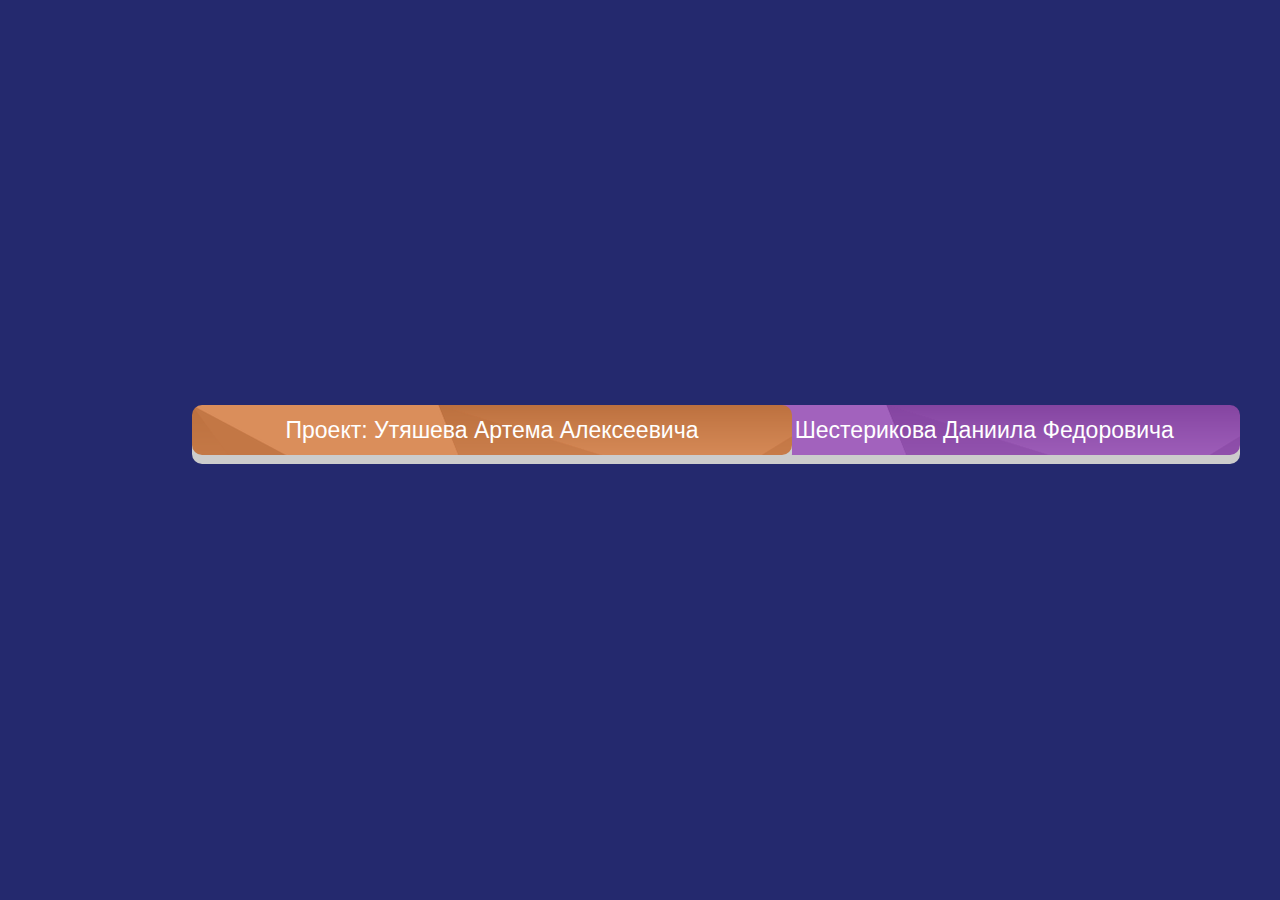
<file: index.html>
<!DOCTYPE html>
<html lang="en">
<head>
  <meta charset="UTF-8">
  <meta name="viewport" content="width=device-width, initial-scale=1.0">
  <title>День - Ночь</title>
</head>

  <link rel="stylesheet" href="main.css">
  <link rel="icon" href="x-icon.png" type="image/x-icon">
  <link rel="stylesheet" href="style.css">

<body>
    <div class="context">
    </div>


<div class="area" >
            <ul class="circles">
                    <li></li>
                    <li></li>
                    <li></li>
                    <li></li>
                    <li></li>
                    <li></li>
                    <li></li>
                    <li></li>
                    <li></li>
                    <li></li>
                    <li></li>
            </ul>
    </div >
    <div class="main_container">  
        <div class="main_button_1"> 
            <a class="main_button_1" href="danilkla-index.html">
                <button class="butt_1" href="#">Проект: Шестерикова Даниила Федоровича</button>
            </a>
        </div> 
        <div class="main_button_2">
            <a class=main_button_2 href="artemka-index.html">
                <button class="butt_2" href="#">Проект: Утяшева Артема Алексеевича</button>
            </a>
        </div>
    </div>
</body>
</html>
</file>
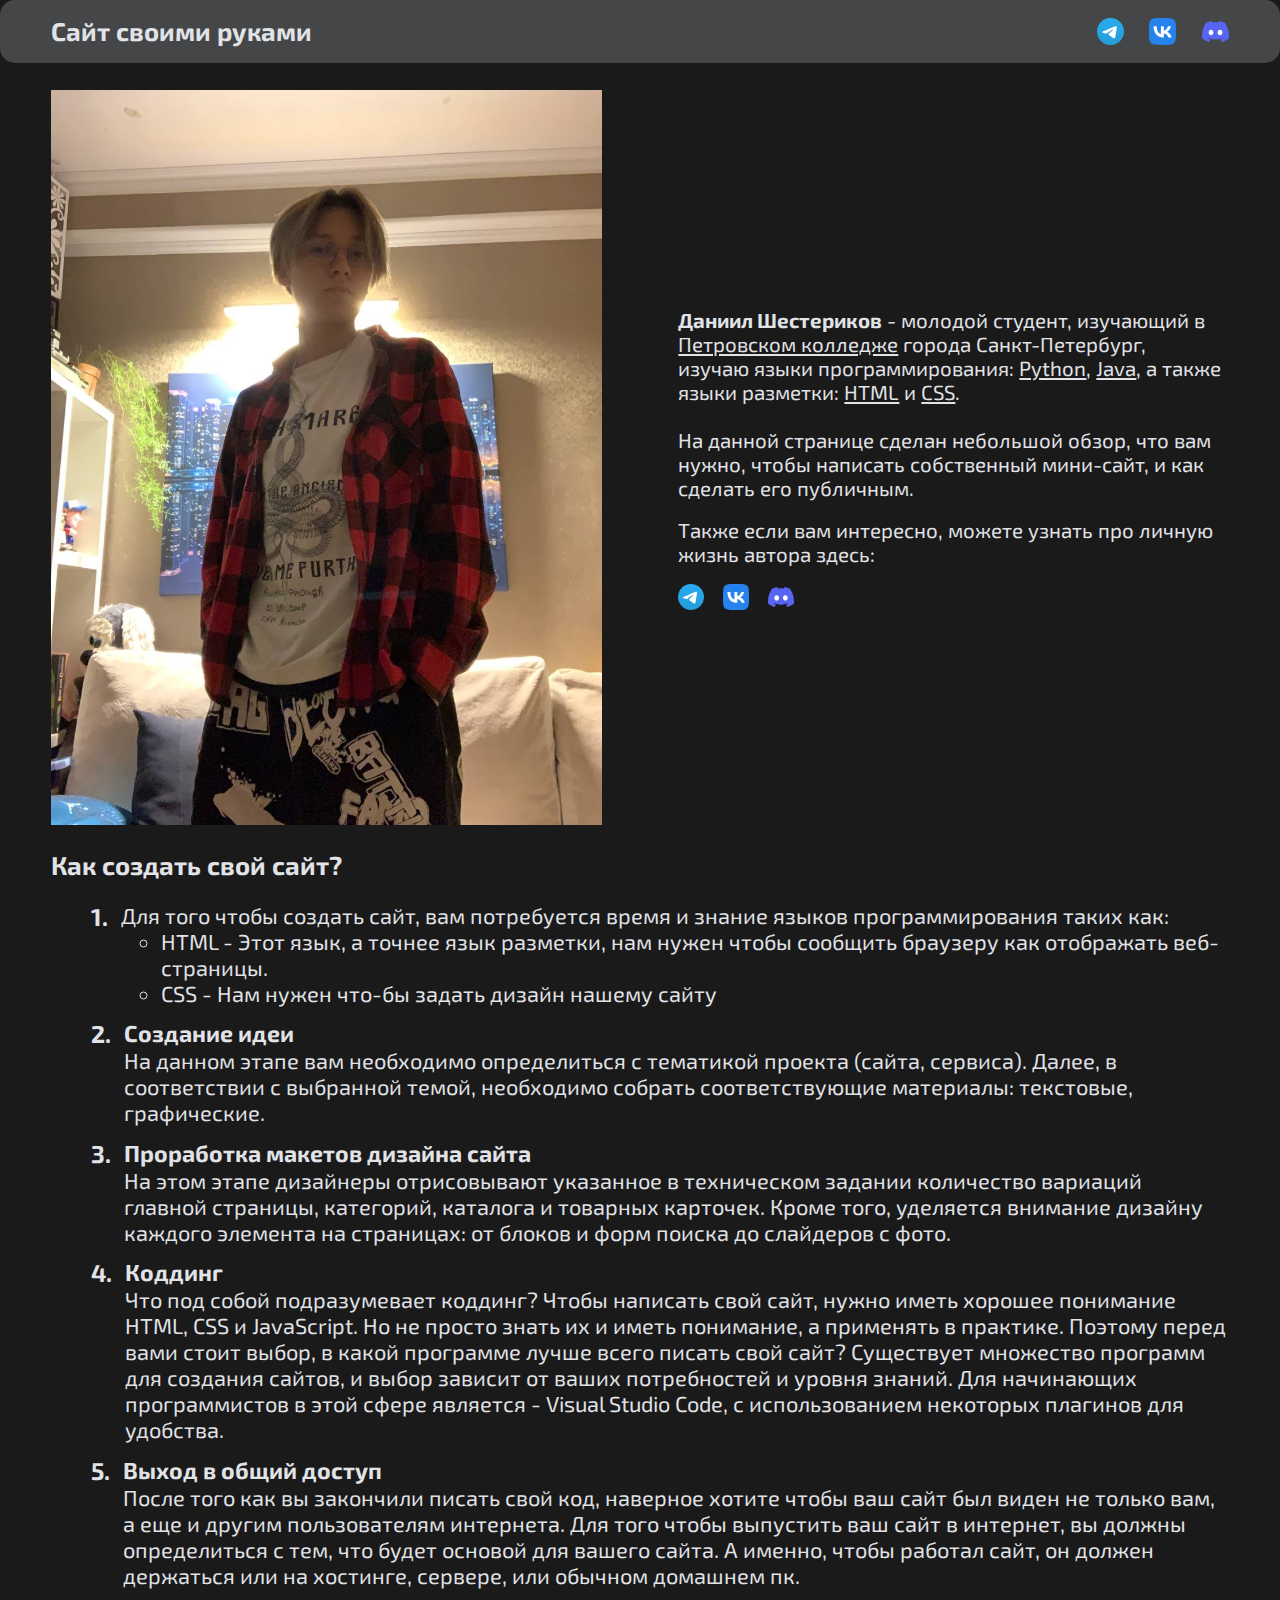
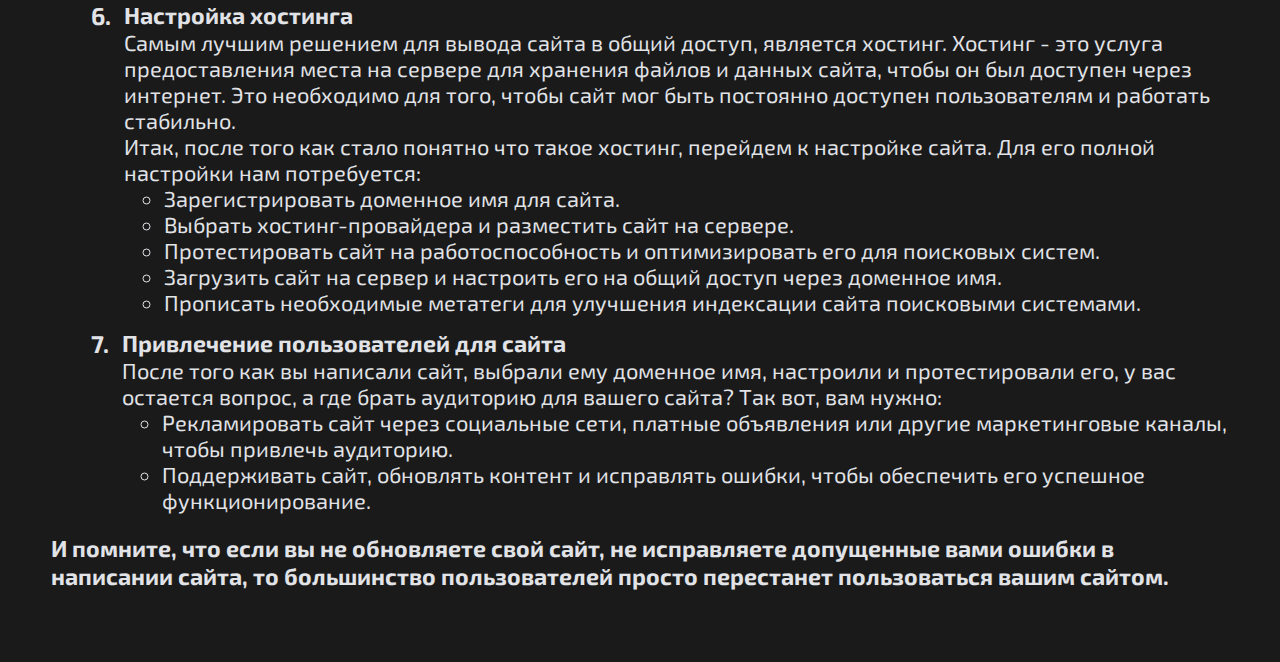
<file: danila/index.html>
<!DOCTYPE html>
<html lang="en">
<head>
    
    <title>Сайт своими руками</title>
    <meta charset="UTF-8">
    <meta http-equiv="X-UA-Compatible" content="IE=edge">
    <meta name="viewport" content="width=device-width, initial-scale=1.0">
    <link rel="stylesheet" href="css/main.css">
    <link rel="stylesheet" href="css/adaptive.css">
    <link rel="icon" href="/img/x-icon.png" type="image/x-icon">
    <!-- <script src="https://ajax.googleapis.com/ajax/libs/jquery/3.6.4/jquery.min.js"></script> -->


</head>
<body>
    <div class="main-cont">
        <div class="header_cont">
            <header>
                <h1 class="title_header">Сайт своими руками</h1>
                <div class="header__socials_icns_container">
                    <a href="https://t.me/mirox1n">
                        <img src="img/icn__about_me_icn__tg.svg" alt="">
                    </a>
                    <a href="https://vk.com/shesterikovdaniil_officially">
                        <img src="img/icn__about_me_icn__vk.svg" alt="">
                    </a>
                    <a href="https://discordapp.com/users/700211477856124949">
                        <img src="img/icn__about_me_icn__ds.svg" alt="">
                    </a>
                </div>
            </header>
        </div>
        <section class="section content_abot_me">
            <div class="content_abot_me__img_cont">
                <img src="img/main_cont__omg_abot_me.jpg" alt="">
            </div>
            <div class="content_abot_me__txt_main">
                <span class="main_text"><b>Даниил Шестериков</b> - молодой студент, изучающий в <a href="http://www.petrocollege.ru" target="_blank">Петровском колледже</a> города Санкт-Петербург,<br>
                    изучаю языки программирования: 
                    <a href="https://www.python.org" target="_blank">Python</a>, <a href="https://www.java.com" target="_blank">Java</a>, а также языки разметки: <a href="https://www.w3.org/html/" target="_blank">HTML</a> и <a href="https://www.w3.org/Style/CSS" target="_blank">CSS</a>.<br><br>
                    На данной странице сделан небольшой обзор, что вам нужно, чтобы написать собственный мини-сайт, и как сделать его публичным.
                </span>
                <div class="contacts_container">
                    <span>Также если вам интересно, можете узнать про личную жизнь автора здесь:</span>
                    <div class="contacts_container__container_contscts_icn_hrefs">
                        <a href="https://t.me/mirox1n">
                            <img src="img/icn__about_me_icn__tg.svg" alt="">
                        </a>
                        <a href="https://vk.com/shesterikovdaniil_officially">
                            <img src="img/icn__about_me_icn__vk.svg" alt="">
                        </a>
                        <a href="https://discordapp.com/users/700211477856124949">
                            <img src="img/icn__about_me_icn__ds.svg" alt="">
                        </a>
                    </div>
                </div>
            </div>
        </section>

        <section class="section how_do_page_site">
            <h2 class="title">Как создать свой сайт?</h2>
            <ul>
                <li>
                    <span class="list_number">1.</span>
                    <div class="list_content">
                        Для того чтобы создать сайт, вам потребуется время и знание языков программирования таких как:
                        <ul>
                            <li>HTML - Этот язык, а точнее язык разметки, нам нужен чтобы сообщить браузеру как отображать веб-страницы.</li>
                            <li>CSS - Нам нужен что-бы задать дизайн нашему сайту</li>
                        </ul>
                    </div>
                </li>
                <li>
                    <span class="list_number">2.</span>
                    <div class="list_content">
                        <span class="list_title">Создание идеи</span>
                        На данном этапе вам необходимо определиться с тематикой проекта (сайта, сервиса). Далее, в соответствии с выбранной темой, необходимо собрать соответствующие материалы: текстовые, графические.
                    </div>
                </li>
                <li>
                    <span class="list_number">3.</span>
                    <div class="list_content">
                        <span class="list_title">Проработка макетов дизайна сайта</span>
                        На этом этапе дизайнеры отрисовывают указанное в техническом задании количество вариаций главной страницы, категорий, каталога и товарных карточек. Кроме того, уделяется внимание дизайну каждого элемента на страницах: от блоков и форм поиска до слайдеров с фото.
                    </div>
                </li>
                <li>
                    <span class="list_number">4.</span>
                    <div class="list_content">
                        <span class="list_title">Коддинг</span>
                        Что под собой подразумевает коддинг? Чтобы написать свой сайт, нужно иметь хорошее понимание HTML, CSS и JavaScript. Но не просто знать их и иметь понимание, а применять в практике. Поэтому перед вами стоит выбор, в какой программе лучше всего писать свой сайт? Существует множество программ для создания сайтов, и выбор зависит от ваших потребностей и уровня знаний. Для начинающих программистов в этой сфере является - Visual Studio Code, с использованием некоторых плагинов для удобства.
                    </div>
                </li>
                <li>
                    <span class="list_number">5.</span>
                    <div class="list_content">
                        <span class="list_title">Выход в общий доступ</span>
                        После того как вы закончили писать свой код, наверное хотите чтобы ваш сайт был виден не только вам, а еще и другим пользователям интернета. Для того чтобы выпустить ваш сайт в интернет, вы должны определиться с тем, что будет основой для вашего сайта. А именно, чтобы работал сайт, он должен держаться или на хостинге, сервере, или обычном домашнем пк.
                    </div>
                </li>
                <li>
                    <span class="list_number">6.</span>
                    <div class="list_content">
                        <span class="list_title">Настройка хостинга</span>
                        Самым лучшим решением для вывода сайта в общий доступ, является хостинг. Хостинг -  это услуга предоставления места на сервере для хранения файлов и данных сайта, чтобы он был доступен через интернет. Это необходимо для того, чтобы сайт мог быть постоянно доступен пользователям и работать стабильно.<br>
                        Итак, после того как стало понятно что такое хостинг, перейдем к настройке сайта. Для его полной настройки нам потребуется:
                        <ul>
                            <li>Зарегистрировать доменное имя для сайта.</li>
                            <li>Выбрать хостинг-провайдера и разместить сайт на сервере.</li>
                            <li>Протестировать сайт на работоспособность и оптимизировать его для поисковых систем.</li>
                            <li>Загрузить сайт на сервер и настроить его на общий доступ через доменное имя.</li>
                            <li>Прописать необходимые метатеги для улучшения индексации сайта поисковыми системами.</li>
                        </ul>
                    </div>
                </li>
                <li>
                    <span class="list_number">7.</span>
                    <div class="list_content">
                        <span class="list_title">Привлечение пользователей для сайта</span>
                        После того как вы написали сайт, выбрали ему доменное имя, настроили и протестировали его, у вас остается вопрос, а где брать аудиторию для вашего сайта? Так вот, вам нужно:
                        <ul>
                            <li>Рекламировать сайт через социальные сети, платные объявления или другие маркетинговые каналы, чтобы привлечь аудиторию.</li>
                            <li>Поддерживать сайт, обновлять контент и исправлять ошибки, чтобы обеспечить его успешное функционирование.</li>
                        </ul>
                    </div>
                </li>
            </ul>

            <span class="post_text">И помните, что если вы не обновляете свой сайт, не исправляете допущенные вами ошибки в написании сайта, то большинство пользователей просто перестанет пользоваться вашим сайтом.</span>

        </section>


</body>
</html>
</file>
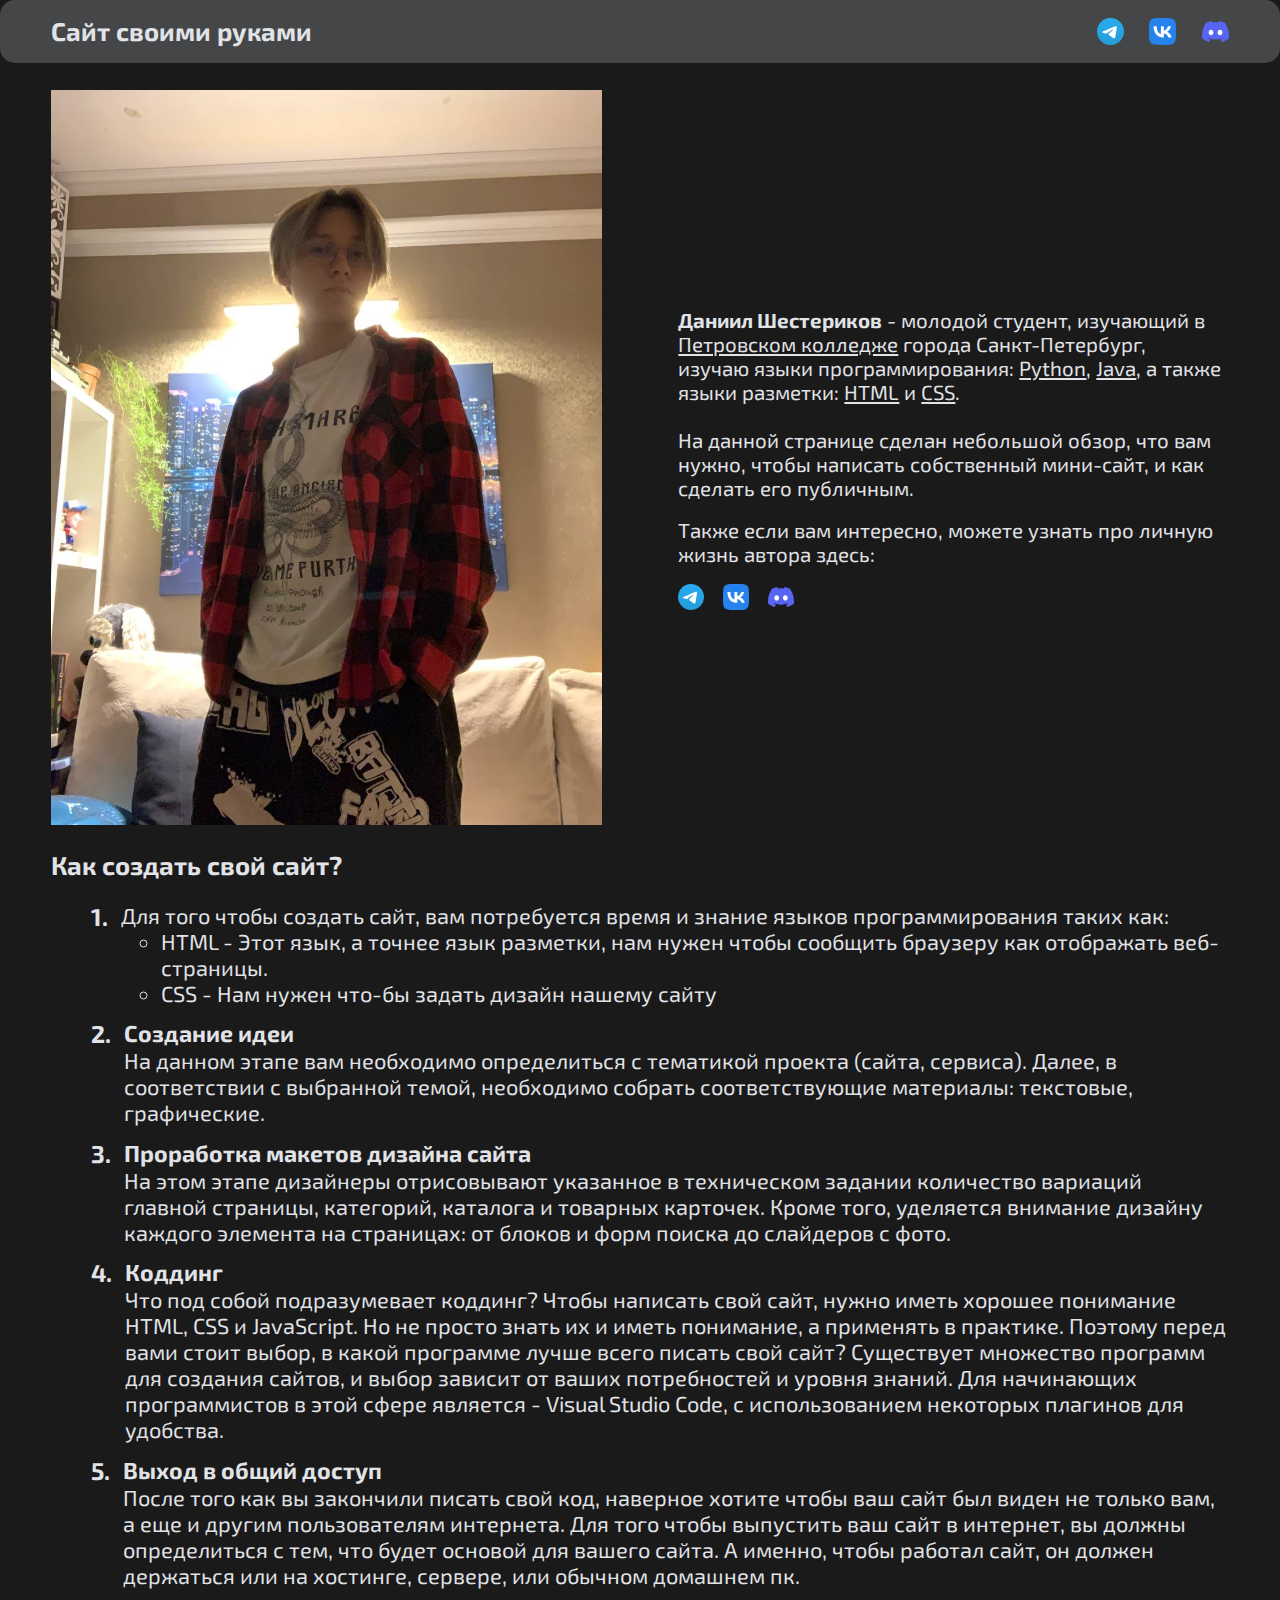
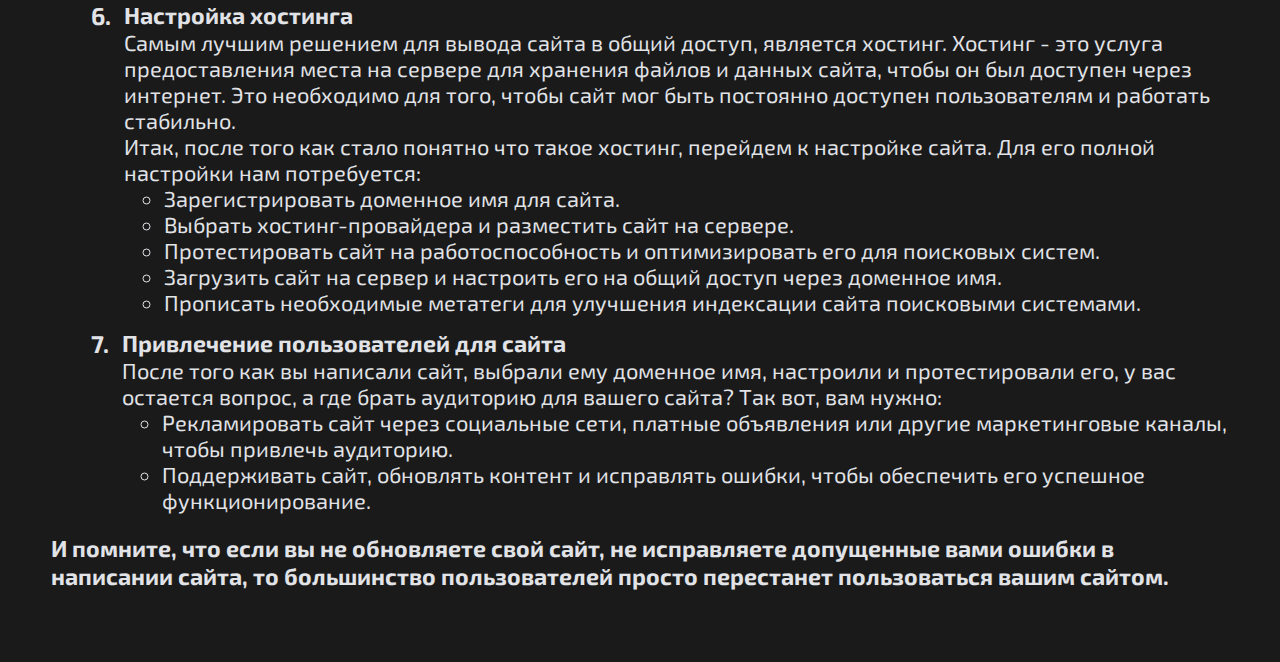
<file: danilkla-index.html>
<!DOCTYPE html>
<html lang="en">
<head>
    
    <title>Сайт своими руками</title>
    <meta charset="UTF-8">
    <meta http-equiv="X-UA-Compatible" content="IE=edge">
    <meta name="viewport" content="width=device-width, initial-scale=1.0">
    <link rel="stylesheet" href="danilka-adaptive.css">
    <link rel="stylesheet" href="danilka-main.css">
    <link rel="icon" href="x-icon.png" type="image/x-icon">
    <!-- <script src="https://ajax.googleapis.com/ajax/libs/jquery/3.6.4/jquery.min.js"></script> -->


</head>
<body>
    <div class="main-cont">
        <div class="header_cont">
            <header>
                <h1 class="title_header">Сайт своими руками</h1>
                <div class="header__socials_icns_container">
                    <a href="https://t.me/mirox1n">
                        <img src="icn__about_me_icn__tg.svg" alt="">
                    </a>
                    <a href="https://vk.com/shesterikovdaniil_officially">
                        <img src="icn__about_me_icn__vk.svg" alt="">
                    </a>
                    <a href="https://discordapp.com/users/700211477856124949">
                        <img src="icn__about_me_icn__ds.svg" alt="">
                    </a>
                </div>
            </header>
        </div>
        <section class="section content_abot_me">
            <div class="content_abot_me__img_cont">
                <img src="main_cont__omg_abot_me.jpg" alt="">
            </div>
            <div class="content_abot_me__txt_main">
                <span class="main_text"><b>Даниил Шестериков</b> - молодой студент, изучающий в <a href="http://www.petrocollege.ru" target="_blank">Петровском колледже</a> города Санкт-Петербург,<br>
                    изучаю языки программирования: 
                    <a href="https://www.python.org" target="_blank">Python</a>, <a href="https://www.java.com" target="_blank">Java</a>, а также языки разметки: <a href="https://www.w3.org/html/" target="_blank">HTML</a> и <a href="https://www.w3.org/Style/CSS" target="_blank">CSS</a>.<br><br>
                    На данной странице сделан небольшой обзор, что вам нужно, чтобы написать собственный мини-сайт, и как сделать его публичным.
                </span>
                <div class="contacts_container">
                    <span>Также если вам интересно, можете узнать про личную жизнь автора здесь:</span>
                    <div class="contacts_container__container_contscts_icn_hrefs">
                        <a href="https://t.me/mirox1n">
                            <img src="icn__about_me_icn__tg.svg" alt="">
                        </a>
                        <a href="https://vk.com/shesterikovdaniil_officially">
                            <img src="icn__about_me_icn__vk.svg" alt="">
                        </a>
                        <a href="https://discordapp.com/users/700211477856124949">
                            <img src="icn__about_me_icn__ds.svg" alt="">
                        </a>
                    </div>
                </div>
            </div>
        </section>

        <section class="section how_do_page_site">
            <h2 class="title">Как создать свой сайт?</h2>
            <ul>
                <li>
                    <span class="list_number">1.</span>
                    <div class="list_content">
                        Для того чтобы создать сайт, вам потребуется время и знание языков программирования таких как:
                        <ul>
                            <li>HTML - Этот язык, а точнее язык разметки, нам нужен чтобы сообщить браузеру как отображать веб-страницы.</li>
                            <li>CSS - Нам нужен что-бы задать дизайн нашему сайту</li>
                        </ul>
                    </div>
                </li>
                <li>
                    <span class="list_number">2.</span>
                    <div class="list_content">
                        <span class="list_title">Создание идеи</span>
                        На данном этапе вам необходимо определиться с тематикой проекта (сайта, сервиса). Далее, в соответствии с выбранной темой, необходимо собрать соответствующие материалы: текстовые, графические.
                    </div>
                </li>
                <li>
                    <span class="list_number">3.</span>
                    <div class="list_content">
                        <span class="list_title">Проработка макетов дизайна сайта</span>
                        На этом этапе дизайнеры отрисовывают указанное в техническом задании количество вариаций главной страницы, категорий, каталога и товарных карточек. Кроме того, уделяется внимание дизайну каждого элемента на страницах: от блоков и форм поиска до слайдеров с фото.
                    </div>
                </li>
                <li>
                    <span class="list_number">4.</span>
                    <div class="list_content">
                        <span class="list_title">Коддинг</span>
                        Что под собой подразумевает коддинг? Чтобы написать свой сайт, нужно иметь хорошее понимание HTML, CSS и JavaScript. Но не просто знать их и иметь понимание, а применять в практике. Поэтому перед вами стоит выбор, в какой программе лучше всего писать свой сайт? Существует множество программ для создания сайтов, и выбор зависит от ваших потребностей и уровня знаний. Для начинающих программистов в этой сфере является - Visual Studio Code, с использованием некоторых плагинов для удобства.
                    </div>
                </li>
                <li>
                    <span class="list_number">5.</span>
                    <div class="list_content">
                        <span class="list_title">Выход в общий доступ</span>
                        После того как вы закончили писать свой код, наверное хотите чтобы ваш сайт был виден не только вам, а еще и другим пользователям интернета. Для того чтобы выпустить ваш сайт в интернет, вы должны определиться с тем, что будет основой для вашего сайта. А именно, чтобы работал сайт, он должен держаться или на хостинге, сервере, или обычном домашнем пк.
                    </div>
                </li>
                <li>
                    <span class="list_number">6.</span>
                    <div class="list_content">
                        <span class="list_title">Настройка хостинга</span>
                        Самым лучшим решением для вывода сайта в общий доступ, является хостинг. Хостинг -  это услуга предоставления места на сервере для хранения файлов и данных сайта, чтобы он был доступен через интернет. Это необходимо для того, чтобы сайт мог быть постоянно доступен пользователям и работать стабильно.<br>
                        Итак, после того как стало понятно что такое хостинг, перейдем к настройке сайта. Для его полной настройки нам потребуется:
                        <ul>
                            <li>Зарегистрировать доменное имя для сайта.</li>
                            <li>Выбрать хостинг-провайдера и разместить сайт на сервере.</li>
                            <li>Протестировать сайт на работоспособность и оптимизировать его для поисковых систем.</li>
                            <li>Загрузить сайт на сервер и настроить его на общий доступ через доменное имя.</li>
                            <li>Прописать необходимые метатеги для улучшения индексации сайта поисковыми системами.</li>
                        </ul>
                    </div>
                </li>
                <li>
                    <span class="list_number">7.</span>
                    <div class="list_content">
                        <span class="list_title">Привлечение пользователей для сайта</span>
                        После того как вы написали сайт, выбрали ему доменное имя, настроили и протестировали его, у вас остается вопрос, а где брать аудиторию для вашего сайта? Так вот, вам нужно:
                        <ul>
                            <li>Рекламировать сайт через социальные сети, платные объявления или другие маркетинговые каналы, чтобы привлечь аудиторию.</li>
                            <li>Поддерживать сайт, обновлять контент и исправлять ошибки, чтобы обеспечить его успешное функционирование.</li>
                        </ul>
                    </div>
                </li>
            </ul>

            <span class="post_text">И помните, что если вы не обновляете свой сайт, не исправляете допущенные вами ошибки в написании сайта, то большинство пользователей просто перестанет пользоваться вашим сайтом.</span>

        </section>


</body>
</html>
</file>
<file: main.css>
@import url('https://fonts.googleapis.com/css?family=Exo:400,700');

*{
    margin: 0px;
    padding: 0px;
}

@font-face {
    font-family: "roboto-medium";
    src: url(roboto-medium.woff);
    
}

body{
    font-family: 'Exo', sans-serif;
}

.context {
    width: 100%;
    position: absolute;
    top:50vh;
}

.context h1{
    text-align: center;
    color: #fff;
    font-size: 50px;
}

.area{
    background: #24296e;  
    background: -webkit-linear-gradient(to left, #8f94fb, #4e54c8);  
    width: 100%;
    height:100vh;
}

.circles{
    position: absolute;
    top: 0;
    left: 0;
    width: 100%;
    height: 100%;
    overflow: hidden;
}

.circles li{
    position: absolute;
    display: block;
    list-style: none;
    width: 20px;
    height: 20px;
    background: rgba(255, 255, 255, 0.2);
    animation: animate 25s linear infinite;
    bottom: -150px;
}

.circles li:nth-child(1){
    left: 25%;
    width: 80px;
    height: 80px;
    animation-delay: 0s;
}


.circles li:nth-child(2){
    left: 10%;
    width: 20px;
    height: 20px;
    animation-delay: 2s;
    animation-duration: 12s;
}

.circles li:nth-child(3){
    left: 70%;
    width: 20px;
    height: 20px;
    animation-delay: 4s;
}

.circles li:nth-child(4){
    left: 40%;
    width: 60px;
    height: 60px;
    animation-delay: 0s;
    animation-duration: 18s;
}

.circles li:nth-child(5){
    left: 65%;
    width: 20px;
    height: 20px;
    animation-delay: 0s;
}

.circles li:nth-child(6){
    left: 75%;
    width: 110px;
    height: 110px;
    animation-delay: 3s;
}

.circles li:nth-child(7){
    left: 35%;
    width: 150px;
    height: 150px;
    animation-delay: 7s;
}

.circles li:nth-child(8){
    left: 50%;
    width: 25px;
    height: 25px;
    animation-delay: 15s;
    animation-duration: 45s;
}

.circles li:nth-child(9){
    left: 20%;
    width: 15px;
    height: 15px;
    animation-delay: 2s;
    animation-duration: 35s;
}

.circles li:nth-child(10){
    left: 85%;
    width: 150px;
    height: 150px;
    animation-delay: 0s;
    animation-duration: 11s;
}

@keyframes animate {
    0%{
        transform: translateY(0) rotate(0deg);
        opacity: 1;
        border-radius: 0;
    }

    100%{
        transform: translateY(-1000px) rotate(720deg);
        opacity: 0;
        border-radius: 50%;
    }
}
</file>
<file: style.css>
.butt_1 {
    position: absolute;
    top: 45%;
    left: 50%;
    background-color: #8025a6;
    border: none;
    width: 600px;
    height: 50px;
    font-size: 23px;
    color: #ffffff;
    border-radius: 10px;
    cursor: pointer;
    box-shadow: 0 9px #ccc;
    background-image: url(12.png);
}

.butt_1:active:active {
    background: #401dbe;
    box-shadow:  0 5px;
    transform: translateY(4px);
}

.butt_2 {
    position: absolute;
    top: 45%;
    left: 15%;
    background-color: #d0631b;
    border: none;
    width: 600px;
    height: 50px;
    font-size: 23px;
    color: #ffffff;
    border-radius: 10px;
    cursor: pointer;
    box-shadow: 0 9px #ccc;
    background-image: url(12.png);
}

.butt_2:active:active {
    background: #401dbe;
    box-shadow:  0 5px;
    transform: translateY(4px);
}

@keyframes gradient {
    0% {
        background-position: 0% 50%;
    }
    50% {
        background-position: 100% 50%;
    }
    100% {
        background-position: 0% 50%;
    }
}
</file>
<file: danila/css/main.css>
@import url('https://fonts.googleapis.com/css2?family=Exo+2:ital,wght@0,100;0,300;0,400;0,700;1,100;1,300;1,400;1,700&family=Sofia+Sans+Semi+Condensed:ital,wght@0,1;0,400;0,700;1,1;1,400;1,700&display=swap');


* {
    box-sizing: border-box;
    transition: all 0.2s linear;
}
  
body {
    background-color: #1a1a1a;
    color: #e1e3e7;
    margin: 0px;
    font-size: 15px;
    overflow-x: hidden;
    font-family: 'Exo 2', sans-serif;
}

.section {
    width: 100%;
    padding: 0 4vw;
    margin: 0 auto;
}



.main-cont {
    padding-top: 10vh;
    padding-bottom: 8vh;
}
.content_abot_me {
    padding: 0 4vw;
    display: grid;
    grid-template-columns: 1fr 1fr;
    grid-gap: 6vw;
}
.content_abot_me__img_cont > img {
    width: 100%;
}
.content_abot_me__txt_main {
    font-size: min(1.6vw, 50px);
    display: flex;
    flex-direction: column;
    justify-content: center;
}
.content_abot_me__txt_main > .main_text > a {
    color: inherit;
}
.content_abot_me__txt_main > .contacts_container {
    margin-top: 2vh;
}
.content_abot_me__txt_main > .contacts_container > .contacts_container__container_contscts_icn_hrefs {
    display: flex;

}
.content_abot_me__txt_main > .contacts_container > .contacts_container__container_contscts_icn_hrefs > a > img {
    width: 2vw;
}
.content_abot_me__txt_main > .contacts_container > .contacts_container__container_contscts_icn_hrefs {
    display: flex;
    margin-top: 2vh;
}
.content_abot_me__txt_main > .contacts_container > .contacts_container__container_contscts_icn_hrefs > a {
    display: flex;
    align-items: center;
    justify-content: center;
}
.content_abot_me__txt_main > .contacts_container > .contacts_container__container_contscts_icn_hrefs > a:not(:last-child) {
    margin-right: 1.5vw;
}

.header_cont {
    width: 100%;
    padding: 0 4vw;
    height: 7vh;
    background-color: #444648;
    position: fixed;
    top: 0;
    border-radius: 15px;
}
header {
    display: flex;
    justify-content: space-between;
    align-items: center;
    width: 100%;
    height: 100%;
    max-width: 1860px;
    margin: 0 auto;
}
header > .title_header {
    font-size: 2vw;
    margin: 0;
    margin-top: -0.2vw;
}
header > .header__socials_icns_container {
    display: flex;
    align-items: center;
    height: 100%;
}
header > .header__socials_icns_container > a {
    height: 3vh;
    width: 3vh;
    display: flex;
    align-items: center;
    justify-content: center;
}
header > .header__socials_icns_container > a:not(:last-child) {
    margin-right: 2vw;
}
header > .header__socials_icns_container > a > img {
    width: 100%;
}


.how_do_page_site {
    font-size: min(1.7vw, 50px);
}
.how_do_page_site > .title {
    font-size: min(2vw, 70px);
}
.how_do_page_site > ul {
    list-style: none;
}
.how_do_page_site > ul > li {
    display: flex;
    margin-bottom: 1.5vh;
}
.how_do_page_site .list_number {
    font-size: min(1.9vw, 50px);
    font-weight: 700;
    margin-right: 1vw;
}
.how_do_page_site .list_content .list_title {
    display: block;
    font-weight: 700;
    font-size: min(1.8vw, 30px);
}
.how_do_page_site .post_text {
    font-weight: 700;
    font-size: min(1.8vw, 50px);
}
</file>
<file: danila/css/adaptive.css>
@media only screen and (max-width: 1200px){
    
}
</file>
<file: danilka-adaptive.css>
@media only screen and (max-width: 1200px){
    
}
</file>
<file: danilka-main.css>
@import url('https://fonts.googleapis.com/css2?family=Exo+2:ital,wght@0,100;0,300;0,400;0,700;1,100;1,300;1,400;1,700&family=Sofia+Sans+Semi+Condensed:ital,wght@0,1;0,400;0,700;1,1;1,400;1,700&display=swap');


* {
    box-sizing: border-box;
    transition: all 0.2s linear;
}
  
body {
    background-color: #1a1a1a;
    color: #e1e3e7;
    margin: 0px;
    font-size: 15px;
    overflow-x: hidden;
    font-family: 'Exo 2', sans-serif;
}

.section {
    width: 100%;
    padding: 0 4vw;
    margin: 0 auto;
}



.main-cont {
    padding-top: 10vh;
    padding-bottom: 8vh;
}
.content_abot_me {
    padding: 0 4vw;
    display: grid;
    grid-template-columns: 1fr 1fr;
    grid-gap: 6vw;
}
.content_abot_me__img_cont > img {
    width: 100%;
}
.content_abot_me__txt_main {
    font-size: min(1.6vw, 50px);
    display: flex;
    flex-direction: column;
    justify-content: center;
}
.content_abot_me__txt_main > .main_text > a {
    color: inherit;
}
.content_abot_me__txt_main > .contacts_container {
    margin-top: 2vh;
}
.content_abot_me__txt_main > .contacts_container > .contacts_container__container_contscts_icn_hrefs {
    display: flex;

}
.content_abot_me__txt_main > .contacts_container > .contacts_container__container_contscts_icn_hrefs > a > img {
    width: 2vw;
}
.content_abot_me__txt_main > .contacts_container > .contacts_container__container_contscts_icn_hrefs {
    display: flex;
    margin-top: 2vh;
}
.content_abot_me__txt_main > .contacts_container > .contacts_container__container_contscts_icn_hrefs > a {
    display: flex;
    align-items: center;
    justify-content: center;
}
.content_abot_me__txt_main > .contacts_container > .contacts_container__container_contscts_icn_hrefs > a:not(:last-child) {
    margin-right: 1.5vw;
}

.header_cont {
    width: 100%;
    padding: 0 4vw;
    height: 7vh;
    background-color: #444648;
    position: fixed;
    top: 0;
    border-radius: 15px;
}
header {
    display: flex;
    justify-content: space-between;
    align-items: center;
    width: 100%;
    height: 100%;
    max-width: 1860px;
    margin: 0 auto;
}
header > .title_header {
    font-size: 2vw;
    margin: 0;
    margin-top: -0.2vw;
}
header > .header__socials_icns_container {
    display: flex;
    align-items: center;
    height: 100%;
}
header > .header__socials_icns_container > a {
    height: 3vh;
    width: 3vh;
    display: flex;
    align-items: center;
    justify-content: center;
}
header > .header__socials_icns_container > a:not(:last-child) {
    margin-right: 2vw;
}
header > .header__socials_icns_container > a > img {
    width: 100%;
}


.how_do_page_site {
    font-size: min(1.7vw, 50px);
}
.how_do_page_site > .title {
    font-size: min(2vw, 70px);
}
.how_do_page_site > ul {
    list-style: none;
}
.how_do_page_site > ul > li {
    display: flex;
    margin-bottom: 1.5vh;
}
.how_do_page_site .list_number {
    font-size: min(1.9vw, 50px);
    font-weight: 700;
    margin-right: 1vw;
}
.how_do_page_site .list_content .list_title {
    display: block;
    font-weight: 700;
    font-size: min(1.8vw, 30px);
}
.how_do_page_site .post_text {
    font-weight: 700;
    font-size: min(1.8vw, 50px);
}
</file>
